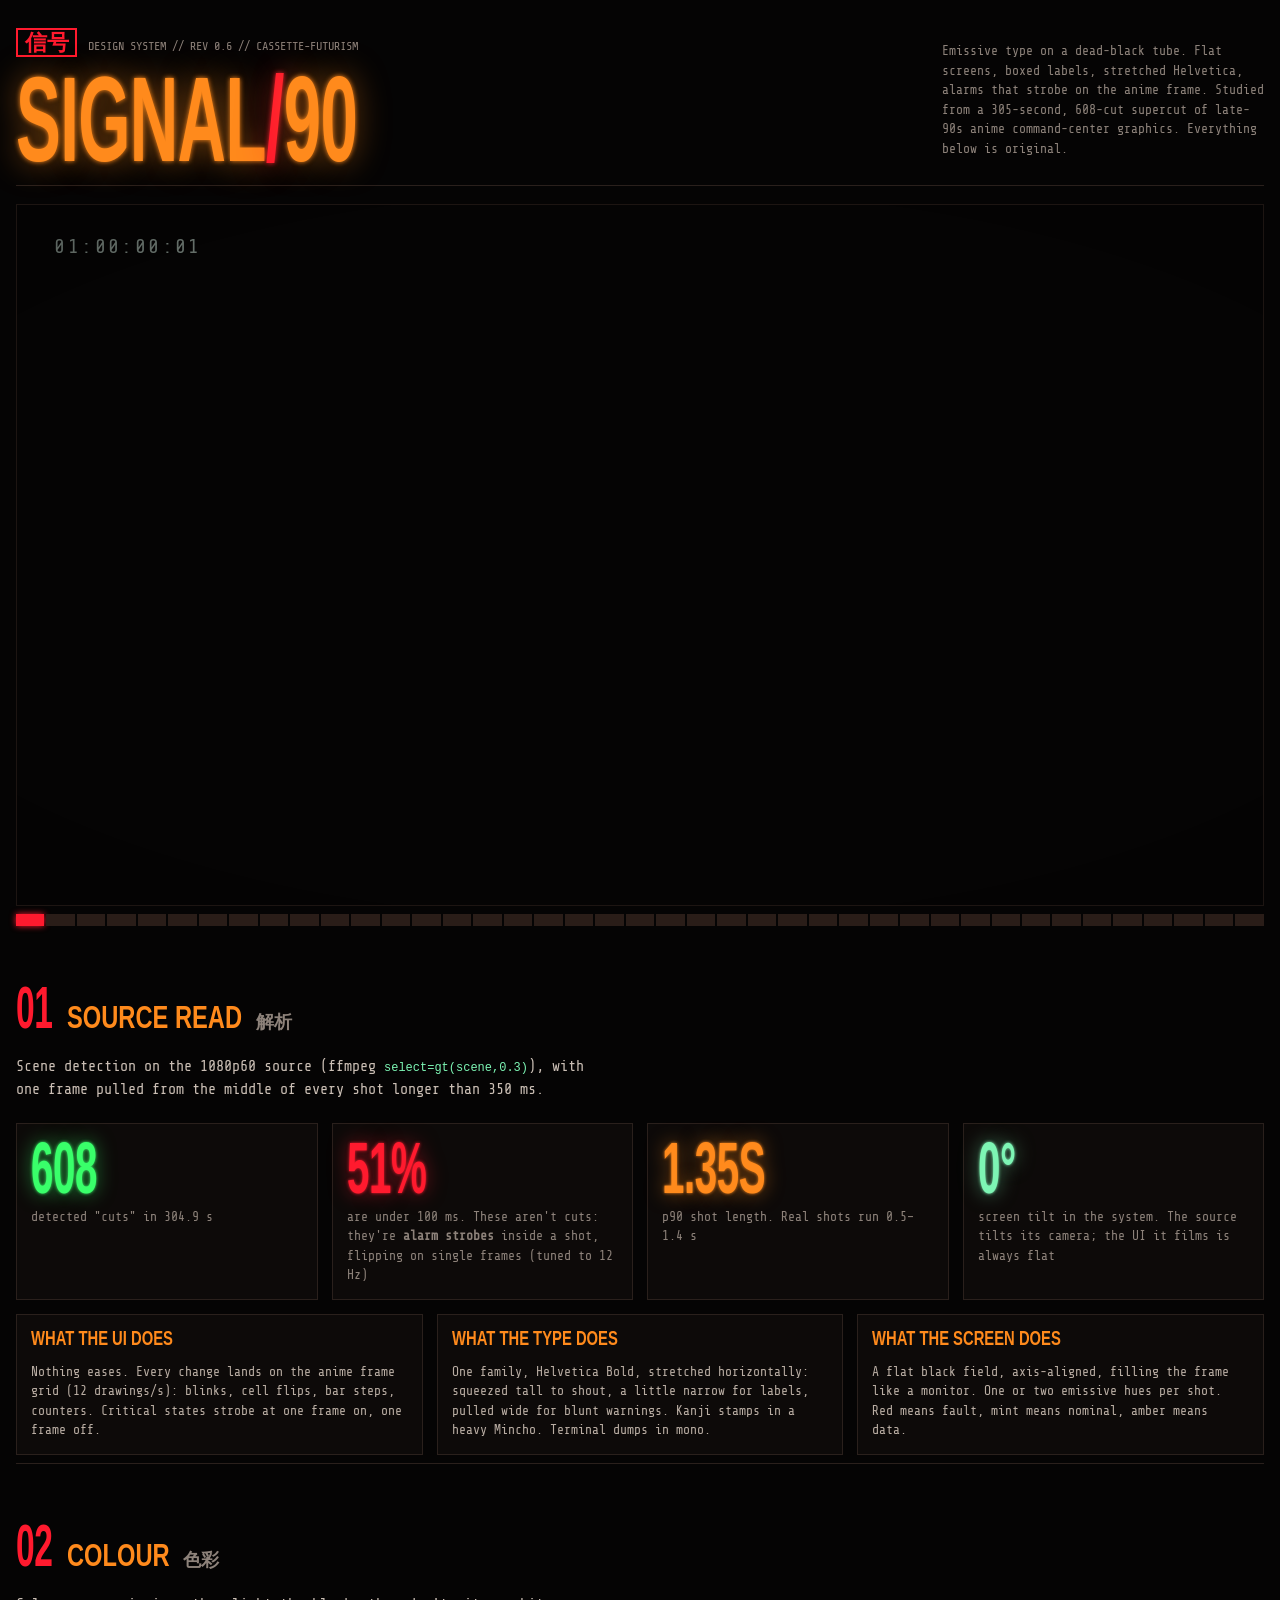
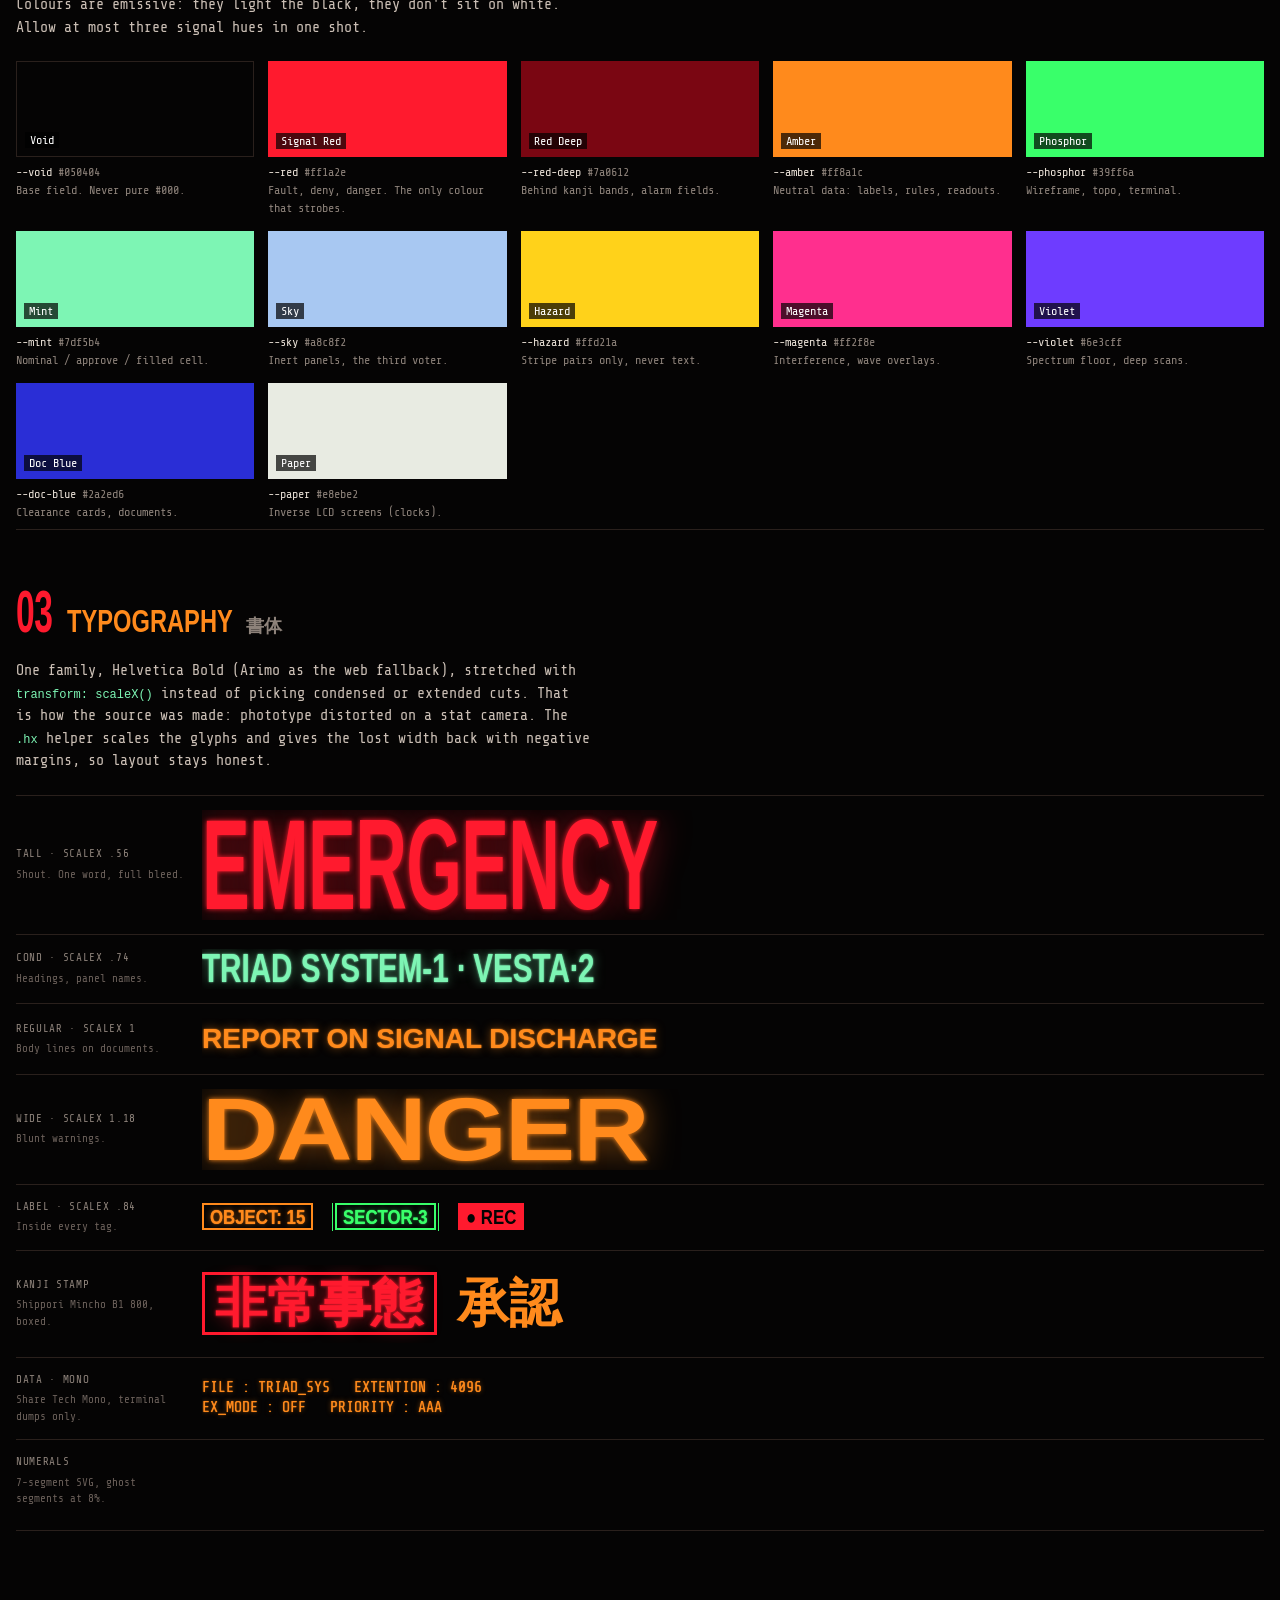
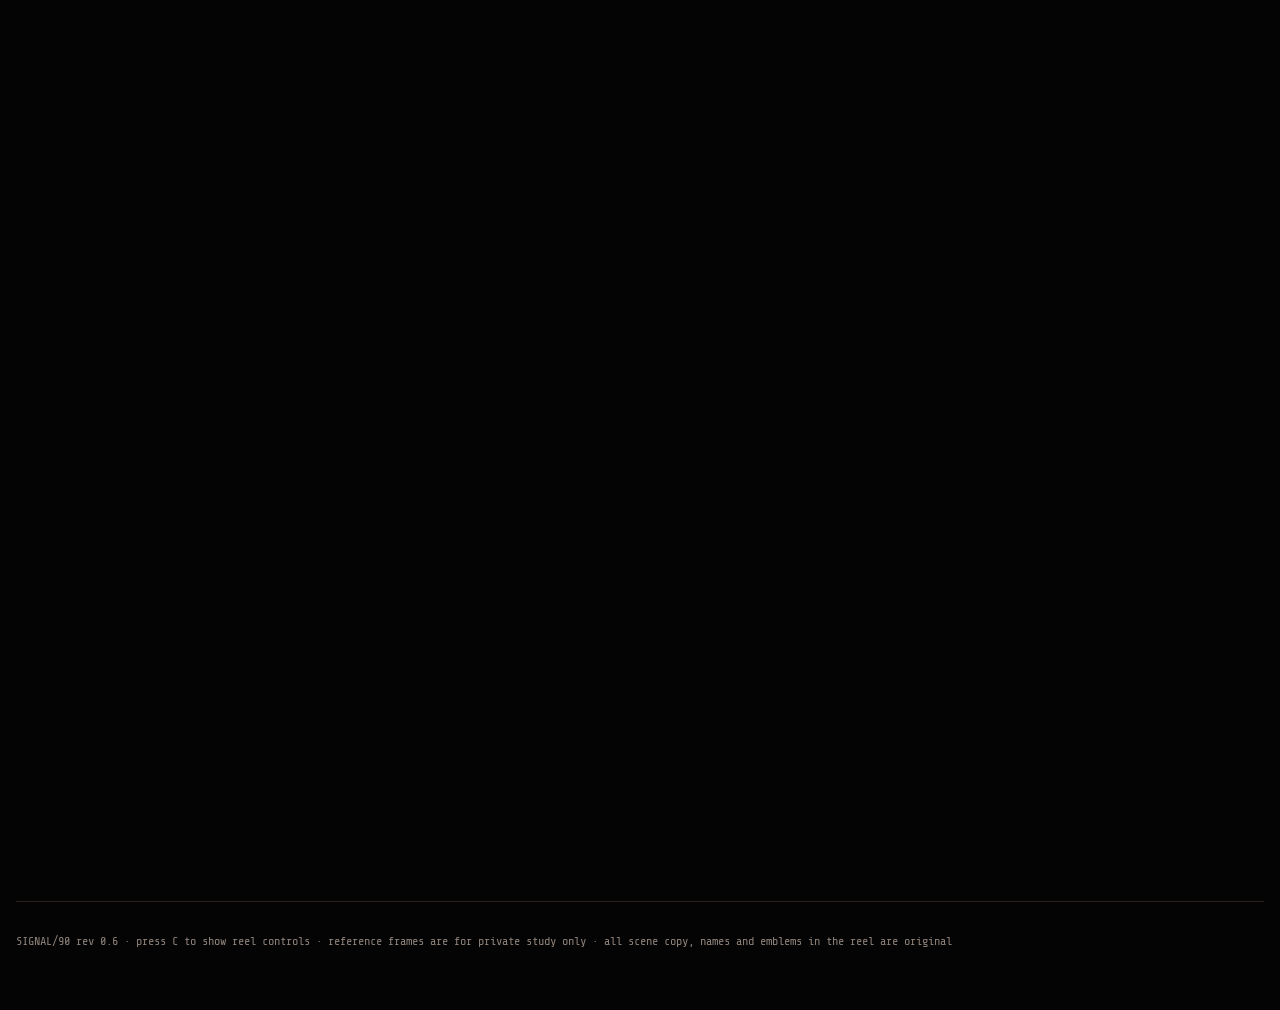
<file: index.html>
<!doctype html>
<html lang="en"><head><meta charset="utf-8"><title>SIGNAL/90</title>
<meta http-equiv="refresh" content="0; url=demo-reel.html">
<style>body{background:#050404;color:#ff8a1c;font:16px monospace;padding:16px}a{color:#ff8a1c}</style></head>
<body><a href="demo-reel.html">SIGNAL/90 demo reel →</a></body></html>
</file>
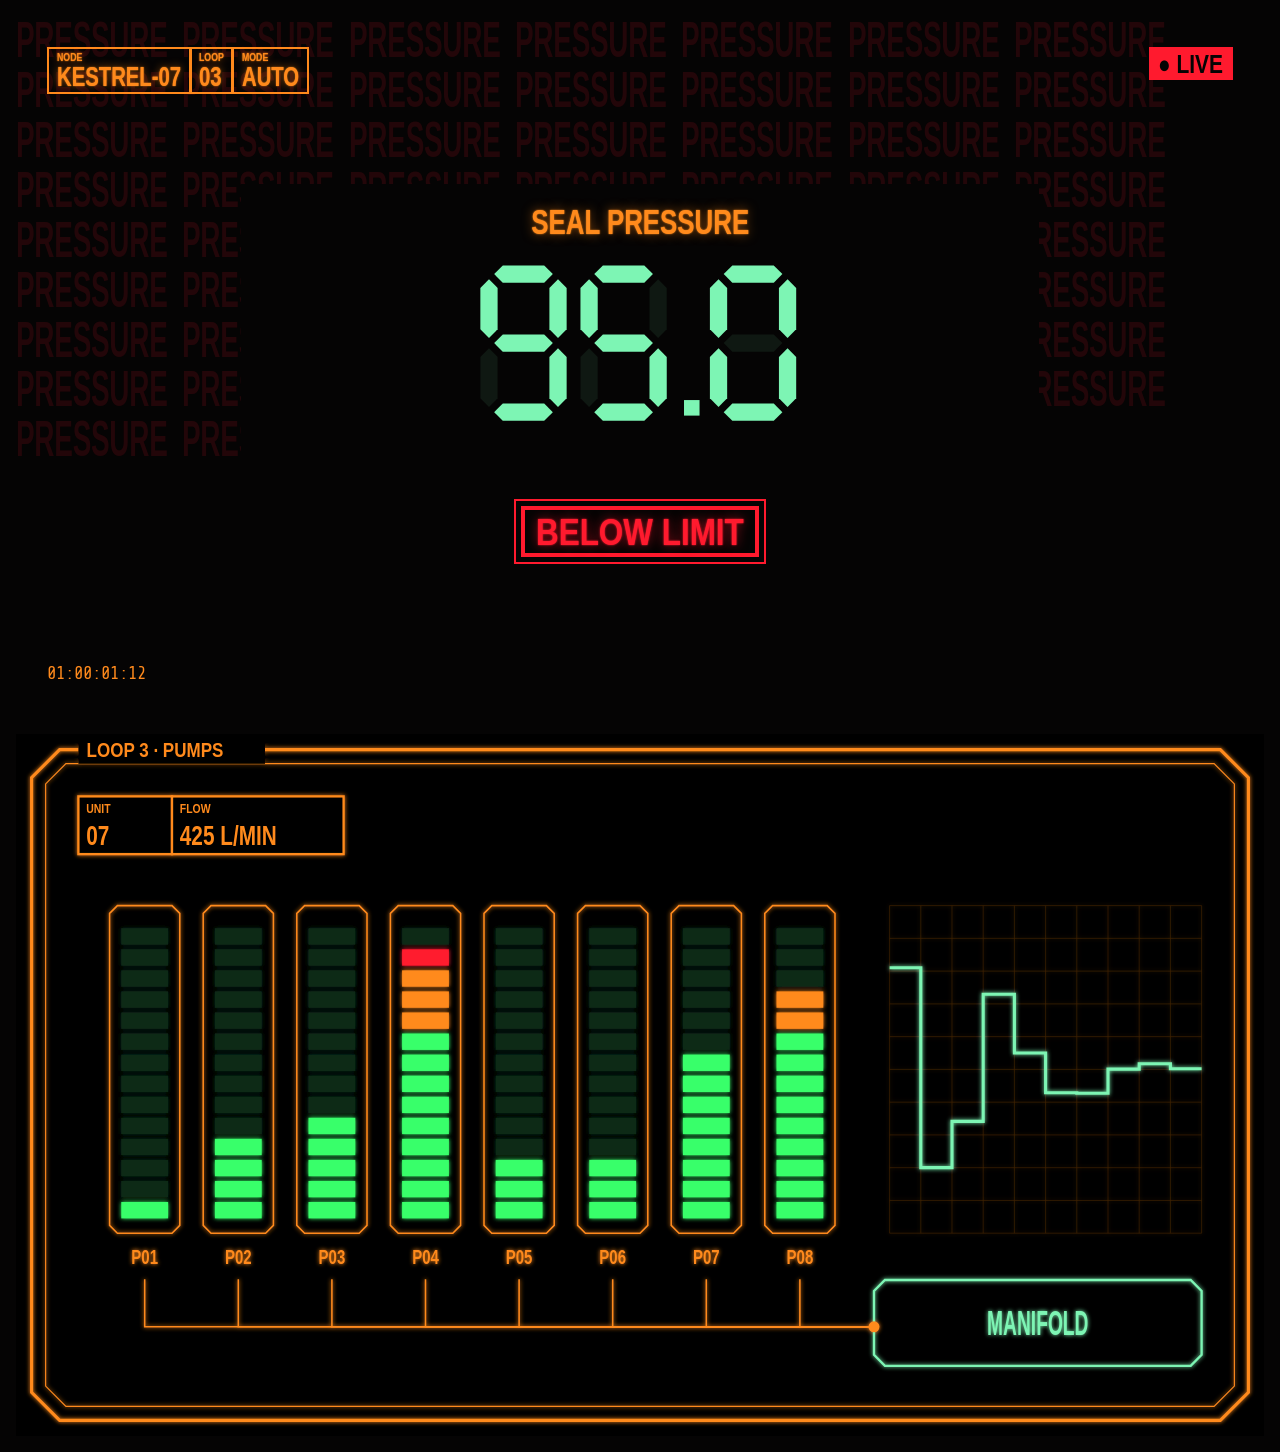
<file: signal90/template.html>
<!doctype html>
<html lang="en">
<head>
<meta charset="utf-8">
<meta name="viewport" content="width=device-width,initial-scale=1">
<title>SIGNAL/90 Starter</title>
<!-- 1. fonts + kit -->
<link rel="preconnect" href="https://fonts.googleapis.com"><link rel="preconnect" href="https://fonts.gstatic.com" crossorigin>
<link href="https://fonts.googleapis.com/css2?family=Arimo:wght@400;700&family=Shippori+Mincho+B1:wght@700;800&family=Share+Tech+Mono&display=swap" rel="stylesheet">
<link rel="stylesheet" href="signal90.css">
<style>
  html,body{margin:0;background:var(--void);color:var(--amber)}
  /* 2. a screen = 16:9 container, everything inside sized in cqw */
  .screen{position:relative;width:min(100vw - 32px,1280px);margin:16px auto;aspect-ratio:16/9;overflow:hidden;container-type:inline-size;background:var(--void)}
  .screen.ca{filter:url(#rgbsplit)} /* opt-in: add class ca; CPU-heavy in Safari */
  .screen>*{pointer-events:none}
</style>
</head>
<body>
<!-- 3. SVG filters: glow for SVG scenes, RGB split for the screen -->
<svg width="0" height="0" style="position:absolute" aria-hidden="true">
  <filter id="sglow" x="-3%" y="-3%" width="106%" height="106%"><feGaussianBlur stdDeviation="2.6" result="b"/><feMerge><feMergeNode in="b"/><feMergeNode in="SourceGraphic"/></feMerge></filter>
  <filter id="rgbsplit" x="-2%" y="0" width="104%" height="100%" color-interpolation-filters="sRGB">
    <feColorMatrix in="SourceGraphic" type="matrix" values="1 0 0 0 0  0 0 0 0 0  0 0 0 0 0  0 0 0 1 0" result="r"/><feOffset in="r" dx="1" result="r2"/>
    <feColorMatrix in="SourceGraphic" type="matrix" values="0 0 0 0 0  0 1 0 0 0  0 0 0 0 0  0 0 0 1 0" result="g"/>
    <feColorMatrix in="SourceGraphic" type="matrix" values="0 0 0 0 0  0 0 0 0 0  0 0 1 0 0  0 0 0 1 0" result="b"/><feOffset in="b" dx="-1" result="b2"/>
    <feBlend in="r2" in2="g" mode="screen" result="rg"/><feBlend in="rg" in2="b2" mode="screen"/>
  </filter>
</svg>

<!-- Example A: HTML screen (tags, chain, 7-seg, strobe, wall) -->
<div class="screen" id="a">
  <div class="abs wall" style="inset:0;color:rgba(255,26,46,.12);gap:0 1.2cqw">REPLACE_WALL</div>
  <div class="abs chain glow" style="left:2.5cqw;top:2.5cqw;font-size:2.2cqw">
    <div class="cell"><small class="hx">Node</small><span class="cond">KESTREL-07</span></div>
    <div class="cell"><small class="hx">Loop</small><span class="cond">03</span></div>
    <div class="cell"><small class="hx">Mode</small><span class="cond">AUTO</span></div>
  </div>
  <span class="abs tag solid blink" style="right:2.5cqw;top:2.5cqw;color:var(--red);font-size:2cqw">● LIVE</span>
  <div class="abs brk center" style="left:18%;top:24%;width:64%;height:56%;color:var(--amber);--l:2.4cqw;--w:.25cqw;background:var(--void)">
    <span class="cond glow" data-o="c" style="font-size:2.8cqw">Seal pressure</span>
    <div class="glow" id="kpi" style="font-size:13cqw;color:var(--mint);margin:1cqw 0"></div>
    <span class="tag dbl glow strobe" style="color:var(--red);font-size:3cqw">Below limit</span>
  </div>
  <span class="abs mono" style="left:2.5cqw;bottom:2.5cqw;font-size:1.4cqw" id="tc"></span>
</div>

<!-- Example B: SVG screen (1600×900) with frames, tabs, wires, LED meter -->
<div class="screen" id="b"></div>

<script src="signal90.js"></script>
<script>
// A — fill the wall, tick the KPI on the anime frame
document.querySelector('#a .wall').innerHTML=Array(60).fill('<span class="tall" style="font-size:4cqw;line-height:1">Pressure</span>').join('');
const a=ctx();let v=98.2;
a.every(AF,()=>{v=Math.max(90,v-R(0,.3));document.getElementById('kpi').innerHTML=seg7(v.toFixed(1));});
const t0=performance.now();a.every(FR,()=>document.getElementById('tc').textContent=timecode(performance.now()-t0));

// B — compose with the SVG kit
let s=chamfer(20,20,1560,860,36,AMB,4)+chamfer(38,38,1524,824,26,AMB,1.5)+tab(80,20,'LOOP 3 · PUMPS',AMB,26);
s+=chainS(80,80,[['UNIT','07',120],['FLOW','',220,'flow']],AMB,74);
const N=8;for(let k=0;k<N;k++){const x=120+k*120;s+=chamfer(x,220,90,420,10,AMB,2);for(let j=0;j<14;j++)s+=`<rect class="led" data-k="${k}" data-j="${j}" x="${x+15}" y="${600-j*27}" width="60" height="21" fill="${DIMG}"/>`;s+=svgT(x+45,680,'P'+pad(k+1),26,AMB,'middle',.74)+wire(`M${x+45} 700 V760 H1100`,AMB,2)}
s+=chamfer(1100,700,420,110,14,MNT,3)+svgT(1310,770,'MANIFOLD',44,MNT,'middle',.56)+dot(1100,760,AMB,7);
s+=gridS(1120,220,400,420,40,42,AMB,.2)+`<path id="st" fill="none" stroke="${MNT}" stroke-width="4"/>`;
document.getElementById('b').innerHTML=sv(s);
const b=ctx();drawWires(document.getElementById('b'),b.every,6);
const lv=Array(N).fill(0),hist=Array(10).fill(.5);
b.every(AF,()=>{
  lv.forEach((x,k)=>lv[k]=Math.max(1,Math.min(14,x+(R(-2,2.6)|0))));
  document.querySelectorAll('#b .led').forEach(r=>{const k=+r.dataset.k,j=+r.dataset.j;r.setAttribute('fill',j<lv[k]?(j>11?RED:j>8?AMB:PHO):DIMG)});
  hist.shift();hist.push(R(.2,.9));let d=`M1120 ${640-hist[0]*400}`;hist.forEach((h,i)=>{if(i)d+=` H${1120+i*40} V${640-h*400}`});document.getElementById('st').setAttribute('d',d+' H1520');
  document.getElementById('flow').textContent=(R(410,430)|0)+' L/MIN';
});

// 4. always stretch after inserting type, after fonts load, and on resize
stretchAll();document.fonts.ready.then(()=>stretchAll());addEventListener('resize',()=>stretchAll());
</script>
</body>
</html>
</file>
<file: signal90/signal90.css>
/* SIGNAL/90 design system: tokens + components. Rules: see signal90/guide.json */
/* ============================================================
   SIGNAL/90 — a cassette-futurism UI system  (rev 0.4)
   ============================================================ */
:root{
  /* surfaces */
  --void:#050404; --void-2:#0d0a09; --paper:#e8ebe2;
  /* signal colours (emissive) */
  --red:#ff1a2e; --red-deep:#7a0612; --amber:#ff8a1c; --phosphor:#39ff6a; --mint:#7df5b4;
  --sky:#a8c8f2; --violet:#6e3cff; --magenta:#ff2f8e; --hazard:#ffd21a; --doc-blue:#2a2ed6;
  --spectrum:linear-gradient(180deg,#ff1a2e 0%,#ff8a1c 22%,#ffd21a 40%,#39ff6a 62%,#2a7bff 82%,#6e3cff 100%);
  /* type — one family, stretched horizontally */
  --f-helv:"Helvetica Neue",Helvetica,Arimo,Arial,sans-serif;
  --f-mono:"Share Tech Mono",ui-monospace,monospace;
  --f-mincho:"Shippori Mincho B1","Hiragino Mincho ProN",serif;
  --sx-tall:.56;   /* shout: squeezed tall */
  --sx-cond:.74;   /* headings, labels */
  --sx-label:.84;  /* tags */
  --sx-wide:1.18;  /* stretched wide */
  --skew:-12deg;   /* oblique: phototype slanted on the stat camera */
  /* motion — everything sits on the anime frame grid */
  --frame:41.667ms;     /* 1 film frame @ 24fps */
  --af:83.333ms;        /* 1 anime frame: drawings "on twos" = 12 per second */
  --strobe-frames:1;              /* film frames per strobe state: 1 = 12 Hz (owner-tuned) */
  --strobe:calc(var(--frame) * var(--strobe-frames) * 2);   /* full on+off cycle */
  --strobe-off:.42;               /* opacity of the "off" state: a dim afterimage (owner-tuned) */
  --blink:calc(var(--af) * 8);    /* non-critical blink: 4 on / 4 off */
  --glow:0 0 .06em currentColor,0 0 .35em color-mix(in srgb,currentColor 55%,transparent);
  --page-ink:#e9e0d6; --page-dim:#8d827a; --page-rule:#2a201c;
}
*{box-sizing:border-box}
html,body{margin:0;background:var(--void);color:var(--page-ink)}
body{font:15px/1.5 var(--f-mono);-webkit-font-smoothing:antialiased}
.wrap{max-width:1280px;margin:0 auto;padding:0 16px}

/* ---------- stretched Helvetica ---------- */
/* .hx scales glyphs horizontally; JS (stretchAll) gives back the space with negative margins */
.hx,.tall,.cond,.wide{display:inline-block;width:max-content;font-family:var(--f-helv);font-weight:700;text-transform:uppercase;transform:scaleX(var(--sx,1)) skewX(var(--sk,0deg));transform-origin:0 50%}
/* .obl: oblique. Combine with any stretch class; .obl-seg slants 7-segment readouts */
.obl{--sk:var(--skew)}
.obl-seg .seg7{transform:skewX(var(--skew))}
.hx[data-o=c],.tall[data-o=c],.cond[data-o=c],.wide[data-o=c]{transform-origin:50% 50%}
.hx[data-o=r],.tall[data-o=r],.cond[data-o=r],.wide[data-o=r]{transform-origin:100% 50%}
.hx{--sx:var(--sx-label)}
.tall{--sx:var(--sx-tall);line-height:.86;letter-spacing:-.01em}
.cond{--sx:var(--sx-cond);line-height:.95}
.wide{--sx:var(--sx-wide);line-height:.9;letter-spacing:-.02em}
.mono{font-family:var(--f-mono);text-transform:uppercase}
.mincho{font-family:var(--f-mincho);font-weight:800}
.glow{text-shadow:var(--glow)}


/* ============================================================
   COMPONENTS
   ============================================================ */
.tag{display:inline-block;border:.12em solid currentColor;padding:.1em .3em .04em;font-family:var(--f-helv);font-weight:700;line-height:1;white-space:nowrap}
.tag.solid{background:currentColor}
.tag.solid span{color:var(--void)}
.tag.dbl{outline:.08em solid currentColor;outline-offset:.14em}
/* STROBE — critical only. Flips every anime frame: 1 on, 1 off. */
.strobe{animation:strobe var(--strobe) infinite steps(1,end)}
@keyframes strobe{50%{opacity:var(--strobe-off)}}
@keyframes blinkoff{50%{visibility:hidden}}
/* strobe-inv: swaps ink and field every anime frame (set --a ink, --b field) */
.strobe-inv{animation:strobeinv var(--strobe) infinite steps(1,end)}
@keyframes strobeinv{0%{color:var(--a);background:var(--b)}50%{color:var(--b);background:var(--a);opacity:calc(.5 + var(--strobe-off) / 2)}}
/* strobe-in: 4 strobe cycles (≈0.67s), then holds on */
.strobe-in{animation:strobe var(--strobe) 4 steps(1,end)}
/* keep strobing text on a fixed layer: adding/removing a layer mid-shot re-rasterises scaleX text at a new sub-pixel offset (visible jitter) */
.strobe-in,.wall>*{will-change:opacity}
/* BLINK — non-critical status (ANALYZING, REC): 4 frames on / 4 off */
.blink{animation:blinkoff var(--blink) infinite steps(1,end)}
.nostrobe .strobe,.nostrobe .strobe-inv,.nostrobe .strobe-in{animation:none}
@media (prefers-reduced-motion:reduce){.strobe,.strobe-inv,.strobe-in,.blink{animation:none!important}}
/* power-on: 4 anime frames — off, dim, on, dim, ON */
.flick-on{animation:flickon calc(var(--af) * 4) both steps(1,end)}
@keyframes flickon{0%{opacity:0}25%{opacity:.4}50%{opacity:1}75%{opacity:.5}100%{opacity:1}}
.hazard{background:repeating-linear-gradient(-45deg,var(--c1,var(--red)) 0 .9em,var(--c2,#000) .9em 1.8em)}
/* chevron band: mirrored diagonal stripes meeting at the centre line (a V across the band) */
.chev{position:relative;background:var(--c2,#2c0005);overflow:hidden}
.chev::before,.chev::after{content:'';position:absolute;top:0;bottom:0;width:50%;
  background:repeating-linear-gradient(-58deg,var(--c1,var(--red)) 0 .9em,transparent .9em 2em)}
.chev::before{left:0}
.chev::after{right:0;transform:scaleX(-1)}
.chev.down{transform:scaleY(-1)}
.chev>*{position:relative;z-index:1}
/* ORNAMENT ---------------------------------------------------- */
/* corner brackets: four L-marks drawn in currentColor */
.brk{--l:1.1em;--w:2px;background:
  linear-gradient(currentColor,currentColor) 0 0/var(--l) var(--w),linear-gradient(currentColor,currentColor) 0 0/var(--w) var(--l),
  linear-gradient(currentColor,currentColor) 100% 0/var(--l) var(--w),linear-gradient(currentColor,currentColor) 100% 0/var(--w) var(--l),
  linear-gradient(currentColor,currentColor) 0 100%/var(--l) var(--w),linear-gradient(currentColor,currentColor) 0 100%/var(--w) var(--l),
  linear-gradient(currentColor,currentColor) 100% 100%/var(--l) var(--w),linear-gradient(currentColor,currentColor) 100% 100%/var(--w) var(--l);
  background-repeat:no-repeat}
/* cell chain: boxes sharing borders, small key over big value */
.chain{display:flex;align-items:stretch}
.chain>.cell{border:.1em solid currentColor;margin-left:-.1em;padding:.12em .3em .08em;display:flex;flex-direction:column;justify-content:flex-end;line-height:.9}
.chain>.cell:first-child{margin-left:0}
.chain small{font-size:.38em;line-height:1.1}
/* wire: SVG connector that draws itself in anime-frame steps */
svg .wire{fill:none;stroke-linecap:square}
/* text walls */
.wall{display:flex;flex-wrap:wrap;align-content:flex-start;overflow:hidden}
.dump{font:var(--dump-size,.95cqw)/1.18 var(--f-mono);white-space:pre;overflow:hidden;text-transform:uppercase}
.seg7{height:1em;width:auto;overflow:visible;vertical-align:baseline}
.seg7 .off{opacity:.08}
.ruler{background:repeating-linear-gradient(90deg,currentColor 0 1px,transparent 1px 10px);height:.6em;opacity:.8}
.abs{position:absolute}
.fill{position:absolute;inset:0}
.center{display:flex;align-items:center;justify-content:center;flex-direction:column}
.boot pre{margin:0;padding:3cqw;font:1.35cqw/1.35 var(--f-mono);color:var(--amber);text-shadow:var(--glow);white-space:pre}
.tc{font:1.6cqw var(--f-mono);color:#7d8a83;letter-spacing:.12em;opacity:.8}
.marq{white-space:nowrap;display:flex;will-change:transform}
@keyframes marq{to{transform:translateX(-50%)}}
.wedge{background:var(--spectrum)}
</file>
